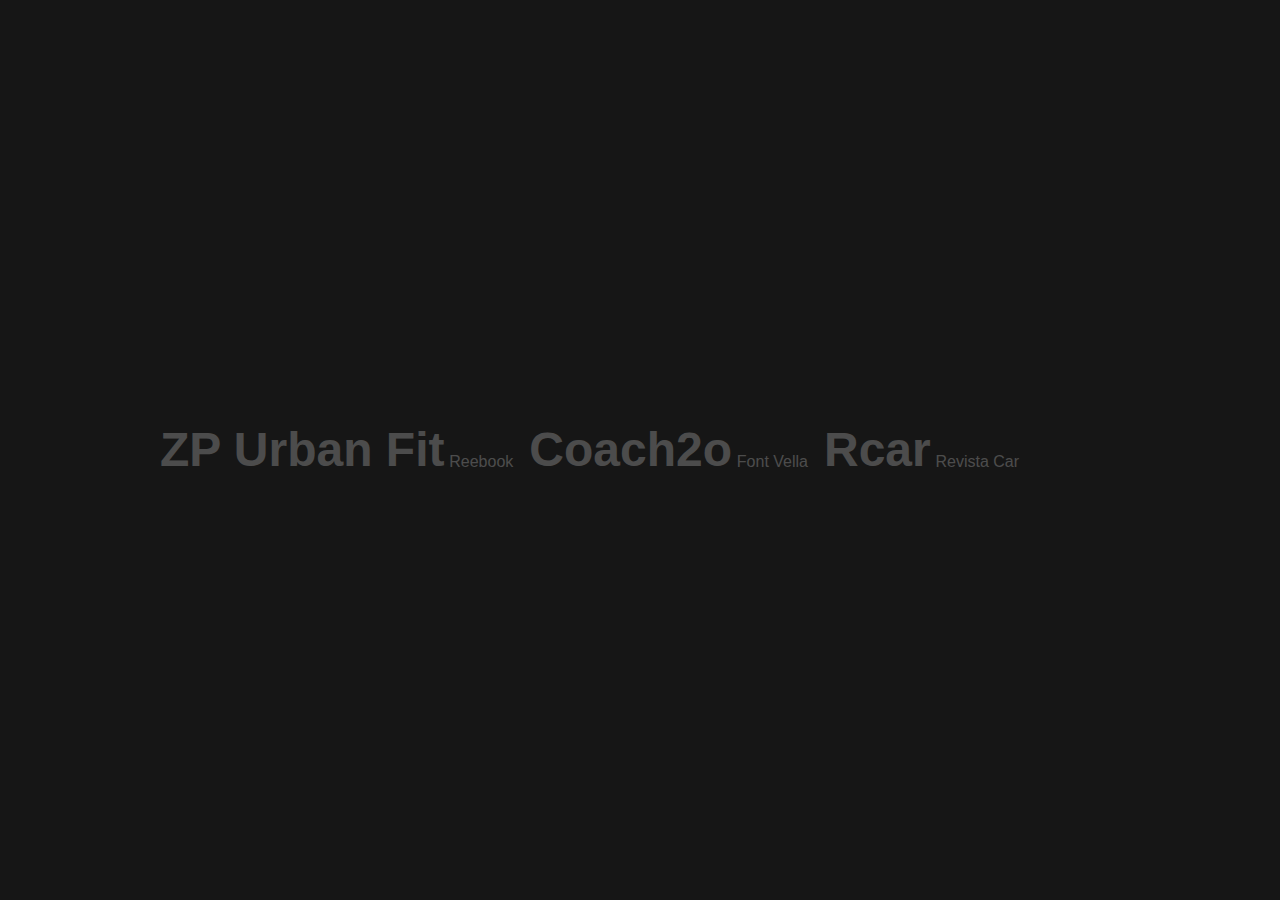
<file: Efecto Charlie/index.html>
<!DOCTYPE html>
<html lang="en">
  <head>
    <meta charset="UTF-8" />
    <meta name="viewport" content="width=device-width, initial-scale=1.0" />
    <title>Clases</title>
    <link rel="stylesheet" href="css/index.css" />
    <link rel="stylesheet" href="https://cdnjs.cloudflare.com/ajax/libs/font-awesome/5.15.1/css/all.min.css" integrity="sha512-+4zCK9k+qNFUR5X+cKL9EIR+ZOhtIloNl9GIKS57V1MyNsYpYcUrUeQc9vNfzsWfV28IaLL3i96P9sdNyeRssA==" crossorigin="anonymous" />
    <script src="js/app.js" defer></script>
  </head>

  <body>

    <header class="char">
      <nav class="char__nav">
        <ul class="char__ul">
          <li class="char__li"><div class="char__opt">ZP Urban Fit</div> <div class="char__sub">Reebook</div></li>
          <li class="char__li"><div class="char__opt">Coach2o</div> <div class="char__sub">Font Vella</div></li>
          <li class="char__li"><div class="char__opt">Rcar</div> <div class="char__sub">Revista Car</div></li>
        </ul>
        <img src="assets/1.jpg" alt="" class="char__img">
        <img src="assets/2.jpg" alt="" class="char__img">
        <img src="assets/3.jpg" alt="" class="char__img">
        <!-- <img onmouseover="porner()" onmouseout="quitar()" src="assets/1.jpg" alt="" class="char__img">
        <img onmouseover="porner()" onmouseout="quitar()" src="assets/2.jpg" alt="" class="char__img">
        <img onmouseover="porner()" onmouseout="quitar()" src="assets/3.jpg" alt="" class="char__img"> -->
      </nav>
    </header>   

    
  </body>
</html>
</file>
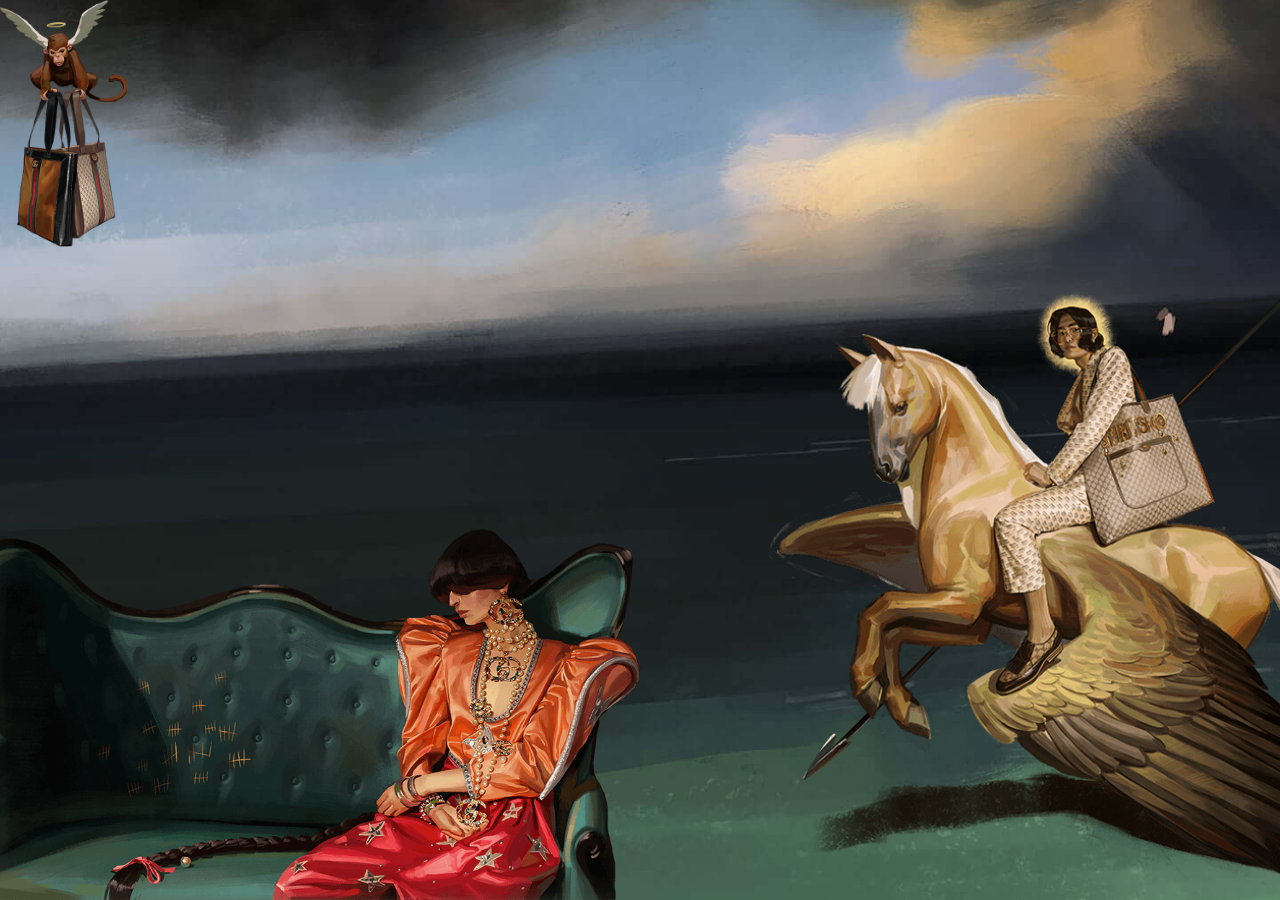
<file: Gucci/index.html>
<!DOCTYPE html>
<html lang="en">
  <head>
    <meta charset="UTF-8" />
    <meta name="viewport" content="width=device-width, initial-scale=1.0" />
    <title>Clases</title>
    <link rel="stylesheet" href="css/index.css" />
    <link rel="stylesheet" href="https://cdnjs.cloudflare.com/ajax/libs/font-awesome/5.15.1/css/all.min.css" integrity="sha512-+4zCK9k+qNFUR5X+cKL9EIR+ZOhtIloNl9GIKS57V1MyNsYpYcUrUeQc9vNfzsWfV28IaLL3i96P9sdNyeRssA==" crossorigin="anonymous" />
    <script src="js/app.js" defer></script>
  </head>

  <body>

    <section class="gucci">
      <div class="gucci__images">
        <img src="assets/monkey.png" alt="img 1" class="gucci__monkey">
        <img src="assets/horse.png" alt="img 2" class="gucci__horse">
        <img src="assets/woman.png" alt="img 3" class="gucci__woman">
        <img src="assets/bg.jpg" alt="img 3" class="gucci__bg">
      </div>
    </section>
    

    
  </body>
</html>
</file>
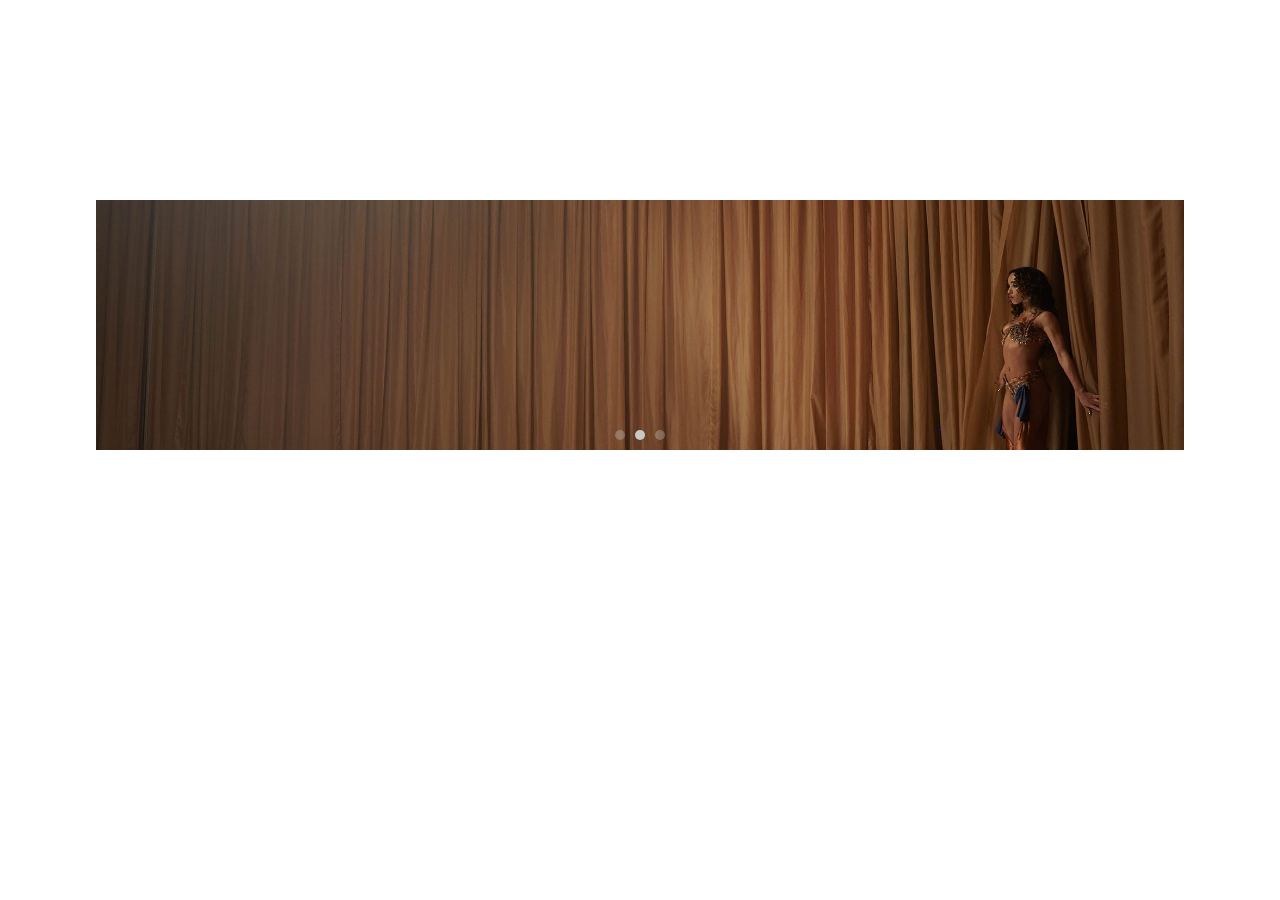
<file: Slider con flechas/index.html>
<!DOCTYPE html>
<html lang="en">
  <head>
    <meta charset="UTF-8" />
    <meta name="viewport" content="width=device-width, initial-scale=1.0" />
    <title>Clases</title>
    <link rel="stylesheet" href="css/index.css" />
    <link rel="stylesheet" href="https://cdnjs.cloudflare.com/ajax/libs/font-awesome/5.15.1/css/all.min.css" integrity="sha512-+4zCK9k+qNFUR5X+cKL9EIR+ZOhtIloNl9GIKS57V1MyNsYpYcUrUeQc9vNfzsWfV28IaLL3i96P9sdNyeRssA==" crossorigin="anonymous" />
    <script src="js/app.js" defer></script>
  </head>

  <body>
    
    <section class="slider">
        <div class="slider__cont">
          <img src="assets/1.jpg" alt="imagen 1" class="slider__img ver">
          <img src="assets/2.jpg" alt="imagen 2" class="slider__img">
          <img src="assets/3.jpg" alt="imagen 3" class="slider__img ">
          <div class="slider__ctrl">
            <span class="ctrl__circle"></span>
            <span class="ctrl__circle ver"></span>
            <span class="ctrl__circle "></span>
          </div>
          <div class="slider__flechas">
            <i class="fas fa-angle-left slider__izq"></i>
            <i class="fas fa-angle-right slider__der"></i>
          </div>
        </div>
    </section>    
  </body>
</html>
</file>
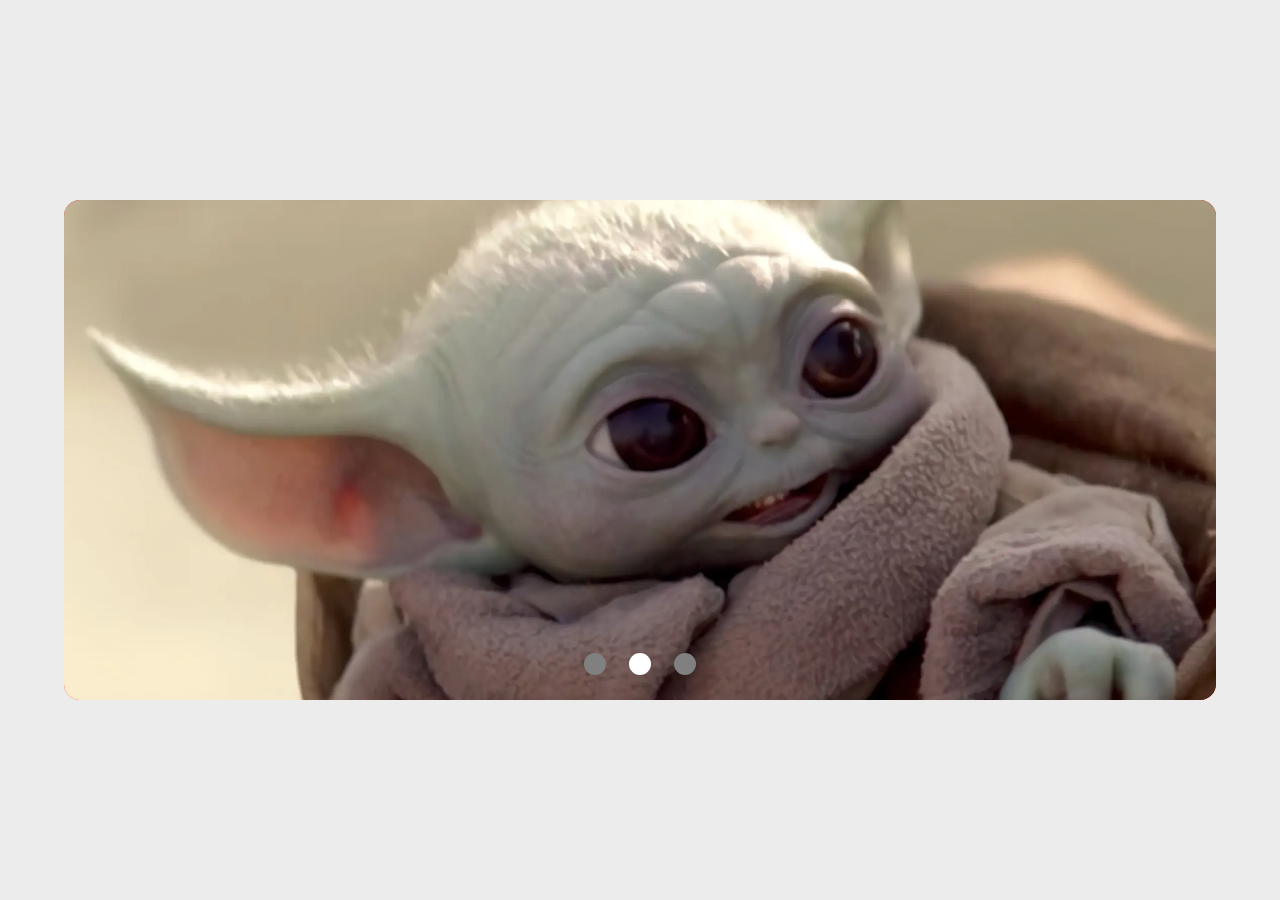
<file: Slider en Y/index.html>
<!DOCTYPE html>
<html lang="en">
<head>
    <meta charset="UTF-8">
    <meta name="viewport" content="width=device-width, initial-scale=1.0">
    <title>Document</title>
    <link rel="stylesheet" href="https://cdnjs.cloudflare.com/ajax/libs/font-awesome/5.15.2/css/all.min.css" integrity="sha512-HK5fgLBL+xu6dm/Ii3z4xhlSUyZgTT9tuc/hSrtw6uzJOvgRr2a9jyxxT1ely+B+xFAmJKVSTbpM/CuL7qxO8w==" crossorigin="anonymous" />
    <link rel="stylesheet" href="css/app.css">
    <script src="js/app.js" defer></script>
</head>
<body>

    <div class="slider">
        <div class="contenedor">
            <img class="img " src="assets/baby1.webp" alt="Imagen 1">
            <img class="img" src="assets/baby2.png" alt="Imagen 2">
            <img class="img" src="assets/baby3.jpg" alt="Imagen 3">
        </div>

        <div class="flecha siguiente">
            <i class="fas fa-angle-right"></i>
        </div>
        <div class="flecha anterior">
            <i class="fas fa-angle-left"></i>
        </div>
        
        <ul class="ul">
            <li class="li "></li>
            <li class="li ver"></li>
            <li class="li"></li>
        </ul>
    </div>

    <header></header>

    


</body>
</html>
</file>
<file: Efecto Charlie/css/index.css>
* {
  margin: 0;
  padding: 0;
  border: 0;
  box-sizing: border-box;
  vertical-align: baseline;
}

img {
  display: block;
  max-width: 100%;
  width: 100%;
  object-fit: cover;
  object-position: center;
}

a {
  display: flex;
  text-decoration: none;
  color: inherit;
}

video {
  display: flex;
  object-fit: cover;
  object-position: center center;
}

audio {
  display: flex;
}

p a {
  display: inline;
}

li {
  list-style-type: none;
}

table,
tr,
td {
  border-collapse: collapse;
  border-spacing: 0;
}

html {
  scroll-behavior: smooth;
}

body {
  font: normal normal normal 100%/140% Fakt Pro Medium, "Roboto", sans-serif;
  font-smooth: always;
  -webkit-font-smoothing: antialiased;
  -moz-osx-font-smoothing: grayscale;
}

h1,
h2,
h3,
h4,
h5,
h6 {
  font-size: inherit;
  color: inherit;
  font-weight: inherit;
}

form input,
form textarea,
form select {
  font: inherit;
  -webkit-hyphens: auto;
          hyphens: auto;
  background-color: transparent;
  -webkit-appearance: none;
          appearance: none;
  display: block;
}

.char {
  width: 100%;
  height: 100vh;
  position: relative;
  background-color: #161616;
}

.char__nav {
  width: 100%;
  height: inherit;
  display: flex;
  flex-flow: column nowrap;
  justify-content: center;
  align-items: center;
  position: absolute;
  z-index: 10;
}

.char__ul {
  width: 75%;
  height: 4em;
  display: flex;
  flex-flow: row nowrap;
}

.char__li {
  margin: 0 1em 0 0;
  display: flex;
  align-items: center;
  cursor: pointer;
}

.char__opt {
  margin: 0 0.1em 0 0;
  font-size: 3em;
  font-weight: 600;
}

.char__sub {
  width: initial;
  margin: 1.5em 0 0;
  font-size: 1em;
  display: inline-block;
}

.char__opt,
.char__sub {
  color: #c9c9c9;
  opacity: 0.3;
  transition: all 0.5s ease-out;
}

.char__li:hover .char__opt,
.char__li:hover .char__sub {
  color: #c9c9c9;
  opacity: 1;
}

.char__img {
  width: 100%;
  height: 100%;
  position: absolute;
  top: 0;
  right: 0;
  left: 0;
  bottom: 0;
  z-index: -10;
  opacity: 0;
  transition: all 0.5s ease-out;
}

.char__img.ver {
  opacity: 1;
}
</file>
<file: Gucci/css/index.css>
* {
  margin: 0;
  padding: 0;
  border: 0;
  box-sizing: border-box;
  vertical-align: baseline;
}

img {
  display: block;
  max-width: 100%;
  width: 100%;
  object-fit: cover;
  object-position: center;
}

a {
  display: flex;
  text-decoration: none;
  color: inherit;
}

video {
  display: flex;
  object-fit: cover;
  object-position: center center;
}

audio {
  display: flex;
}

p a {
  display: inline;
}

li {
  list-style-type: none;
}

table,
tr,
td {
  border-collapse: collapse;
  border-spacing: 0;
}

html {
  scroll-behavior: smooth;
}

body {
  font: normal normal normal 100%/140% Fakt Pro Medium, "Roboto", sans-serif;
  font-smooth: always;
  -webkit-font-smoothing: antialiased;
  -moz-osx-font-smoothing: grayscale;
}

h1,
h2,
h3,
h4,
h5,
h6 {
  font-size: inherit;
  color: inherit;
  font-weight: inherit;
}

form input,
form textarea,
form select {
  font: inherit;
  -webkit-hyphens: auto;
          hyphens: auto;
  background-color: transparent;
  -webkit-appearance: none;
          appearance: none;
  display: block;
}

.gucci {
  cursor: none;
}
.gucci__images {
  overflow: hidden;
  position: relative;
  width: 100%;
  height: 100vh;
  background-color: black;
}
.gucci__bg {
  position: absolute;
  top: 0;
  right: 0;
  bottom: 0;
  left: 0;
  width: 100%;
  height: 100%;
  object-fit: cover;
}
.gucci__horse {
  position: absolute;
  right: 0;
  bottom: 0;
  width: 40%;
  object-fit: contain;
  z-index: 100;
  pointer-events: none;
}
.gucci__monkey {
  position: absolute;
  top: 0;
  left: 0;
  width: 10%;
  object-fit: contain;
  z-index: 1000;
  transition: all 0.1s linear;
  pointer-events: none;
}
.gucci__woman {
  width: 50%;
  object-fit: contain;
  z-index: 10;
  position: absolute;
  bottom: 0;
  left: 0;
  pointer-events: none;
}
</file>
<file: Slider con flechas/css/index.css>
* {
  margin: 0;
  padding: 0;
  border: 0;
  box-sizing: border-box;
  vertical-align: baseline;
}

img {
  display: block;
  max-width: 100%;
  width: 100%;
  object-fit: cover;
  object-position: center;
}

a {
  display: flex;
  text-decoration: none;
  color: inherit;
}

video {
  display: flex;
  object-fit: cover;
  object-position: center center;
}

audio {
  display: flex;
}

p a {
  display: inline;
}

li {
  list-style-type: none;
}

table,
tr,
td {
  border-collapse: collapse;
  border-spacing: 0;
}

html {
  scroll-behavior: smooth;
}

body {
  font: normal normal normal 100%/140% Fakt Pro Medium, "Roboto", sans-serif;
  font-smooth: always;
  -webkit-font-smoothing: antialiased;
  -moz-osx-font-smoothing: grayscale;
}

h1,
h2,
h3,
h4,
h5,
h6 {
  font-size: inherit;
  color: inherit;
  font-weight: inherit;
}

form input,
form textarea,
form select {
  font: inherit;
  -webkit-hyphens: auto;
          hyphens: auto;
  background-color: transparent;
  -webkit-appearance: none;
          appearance: none;
  display: block;
}

.slider {
  width: 100%;
  height: 650px;
  padding: 0 6em;
  display: flex;
  flex-flow: flex wrap nowrap;
  justify-content: center;
  align-items: center;
  align-content: initial;
}

.slider__cont {
  width: 100%;
  height: 250px;
  display: flex;
  flex-flow: flex wrap nowrap;
  justify-content: center;
  align-items: center;
  align-content: initial;
  background-color: orange;
  position: relative;
  overflow: hidden;
}

.slider__img {
  width: 100%;
  height: 100%;
  background-color: pink;
  position: absolute;
  top: 0;
  bottom: 0;
  right: 0;
  left: 0;
  margin: auto;
  transform: scale(2);
  opacity: 0;
  transition: all 0.5s ease-out;
}

.slider__img.ver {
  transform: scale(1);
  opacity: 1;
}

.slider__ctrl {
  width: 100px;
  height: 30px;
  position: absolute;
  bottom: 0;
  left: 0;
  right: 0;
  margin: auto;
  display: flex;
  flex-flow: flex wrap nowrap;
  justify-content: center;
  align-items: center;
  align-content: initial;
}

.ctrl__circle {
  width: 10px;
  height: 10px;
  margin: 0 5px;
  border-radius: 50%;
  background-color: #c9c9c957;
  transition: all 0.5s ease-out;
  cursor: pointer;
}

.ctrl__circle.ver {
  background-color: #c9c9c9;
}

.slider__flechas {
  position: absolute;
  display: flex;
  width: 100%;
  justify-content: space-between;
  align-items: center;
  font-size: 3em;
  color: #c9c9c962;
}

.slider__izq {
  position: absolute;
  left: 0.3em;
  top: 0;
  top: calc( 50% - 15px);
  transition: all 0.5s ease-out;
}

.slider__der {
  position: absolute;
  right: 0.3em;
  top: calc( 50% - 15px);
  z-index: 1000;
  transition: all 1.5s ease-out;
}

.slider__izq:hover,
.slider__der:hover {
  color: #c9c9c9;
}
</file>
<file: Slider en Y/css/app.css>
* {
  margin: 0;
  padding: 0;
  border: 0;
  box-sizing: border-box;
}

li {
  list-style: none;
}

img {
  width: 100%;
  display: block;
  object-fit: cover;
}

body {
  background-color: #ececec;
  font-size: 100%;
  font-family: Helvetica, Arial, sans-serif;
  min-height: 100vh;
  display: flex;
  flex-flow: row nowrap;
  justify-content: center;
  align-items: center;
  align-content: initial;
}

.slider {
  width: 90%;
  background-color: aqua;
  overflow: hidden;
  border-radius: 1em;
  position: relative;
}

.slider .contenedor {
  width: calc( 100% * 3 );
  background-color: red;
  display: flex;
  flex-flow: row nowrap;
  justify-content: flex-start;
  align-items: center;
  align-content: initial;
  transition: all 0.5s ease;
}

.slider .img {
  width: calc( 100% / 3 );
  max-height: 500px;
}

.slider .ul {
  width: 100%;
  min-height: 40px;
  position: absolute;
  bottom: 1em;
  display: flex;
  flex-flow: row nowrap;
  justify-content: center;
  align-items: center;
  align-content: initial;
}

.slider .ul .li {
  width: 1.4em;
  height: 1.4em;
  background-color: grey;
  border-radius: 50%;
  margin: 0 0.7em;
  cursor: pointer;
  transition: all 0.5s ease;
}

.slider .ul .li:hover {
  transform: scale(0.9);
}

.slider .ul .li.ver {
  background-color: white;
}

.slider .flecha {
  width: 100px;
  height: 100px;
  position: absolute;
  top: calc( 50% - 15px );
  font-size: 3em;
  color: black;
  display: flex;
  flex-flow: row nowrap;
  justify-content: center;
  align-items: center;
  align-content: initial;
}

.slider .flecha.siguiente {
  right: 0;
}

.slider .flecha.anterior {
  left: 0;
}
</file>
